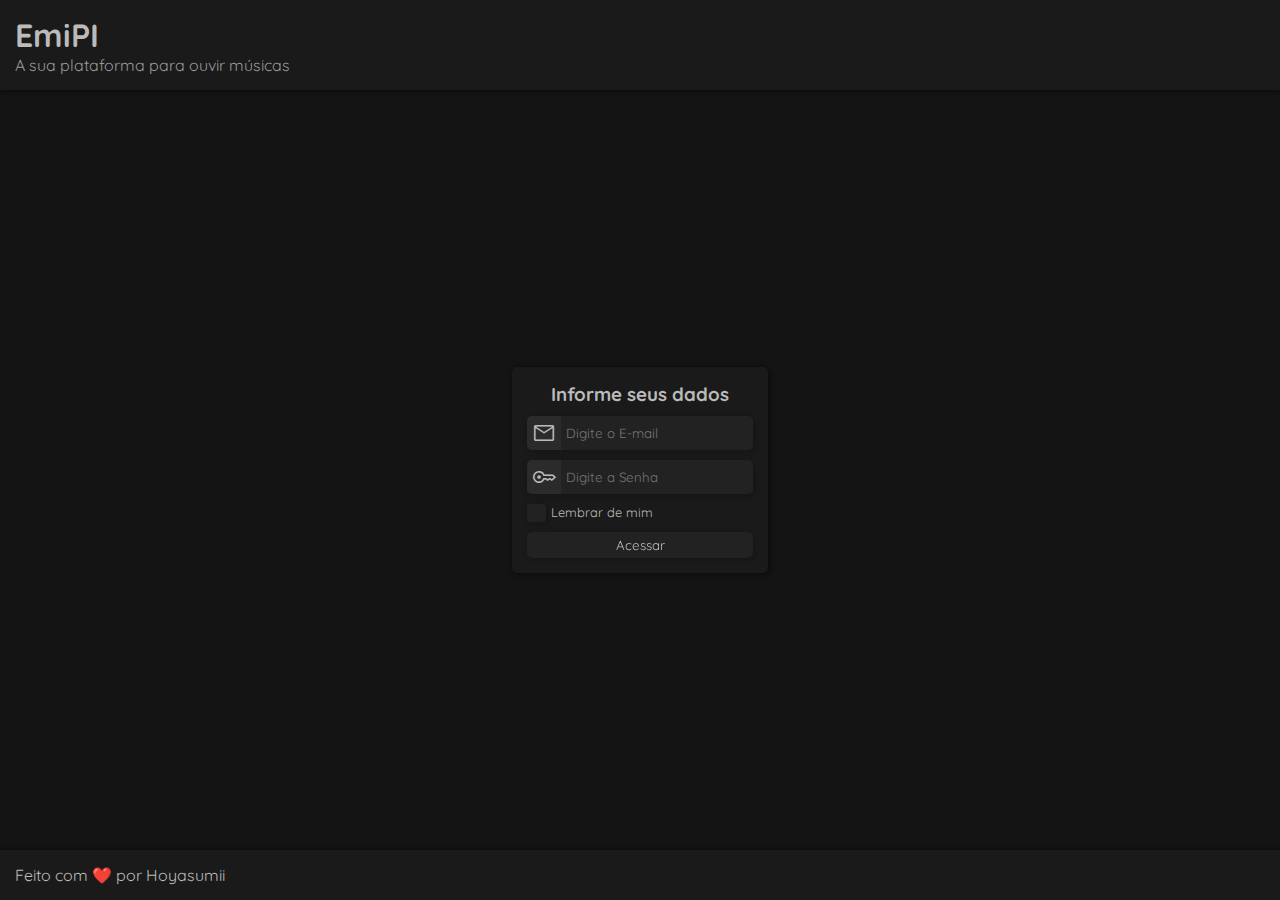
<file: index.html>
<!DOCTYPE html>
<html lang="en">
<head>
    <meta charset="UTF-8">
    <meta http-equiv="X-UA-Compatible" content="IE=edge">
    <meta name="viewport" content="width=device-width, initial-scale=1.0">
    <title>EmiPi - Home Page</title>
    <link rel="stylesheet" href="./wwwroot/style/lib.css">
    <script src="./wwwroot/scripts/visualLib.js" defer></script>
    <script src="./wwwroot/scripts/mechanicalLib.js" defer></script>

    <link rel="stylesheet" href="./wwwroot/style/index.css">
    <script src="wwwroot/scripts/index.js" defer></script> <!-- Toda página terá acesso a seu CSS e JS; teste -->
</head>
<body>
    <div id="main-container">
        <header class="container" id="header">
            <h1 class="title">EmiPI</h1>
            <p class="text">A sua plataforma para ouvir músicas</p>
        </header>
        <main>
            <form class="form" method="get">
                <h3 class="title">Informe seus dados</h3>
                <div class="form-container">
                    <label for="email" class="form-label material-symbols-outlined">mail</label>
                    <input type="email" class="form-input" id="email" placeholder="Digite o E-mail">
                </div>
                <div class="form-container">
                    <label for="" class="form-label material-symbols-outlined">key</label>
                    <input type="password" name="" id="" class="form-input" placeholder="Digite a Senha">
                    <button type="button" class="password-visibility material-symbols-outlined" id="visibility-password">visibility</button>
                </div>
                <div class="form-container-2">
                    <input type="checkbox" name="" id="remember-me" class="form-checkbox">
                    <label for="remember-me" class="form-checkbox-label">Lembrar de mim</label>
                </div>
                <button type="button" class="button" onclick="redirect(`mainPage`)">Acessar</button>
            </form>
            <!-- TODO: Ideia para concluir quando o projeto estiver quase concluído: Quando o usuário botar o email, se o email constar no banco de dados, esse button terá o innerText alterado para Login; senão, para Cadastrar -->
        </main>
        <footer class="container" id="footer">
            Feito com ❤️ por Hoyasumii <!-- Feito pela equipe bla bla bla -->
        </footer>
    </div>
</body>
</html>
</file>
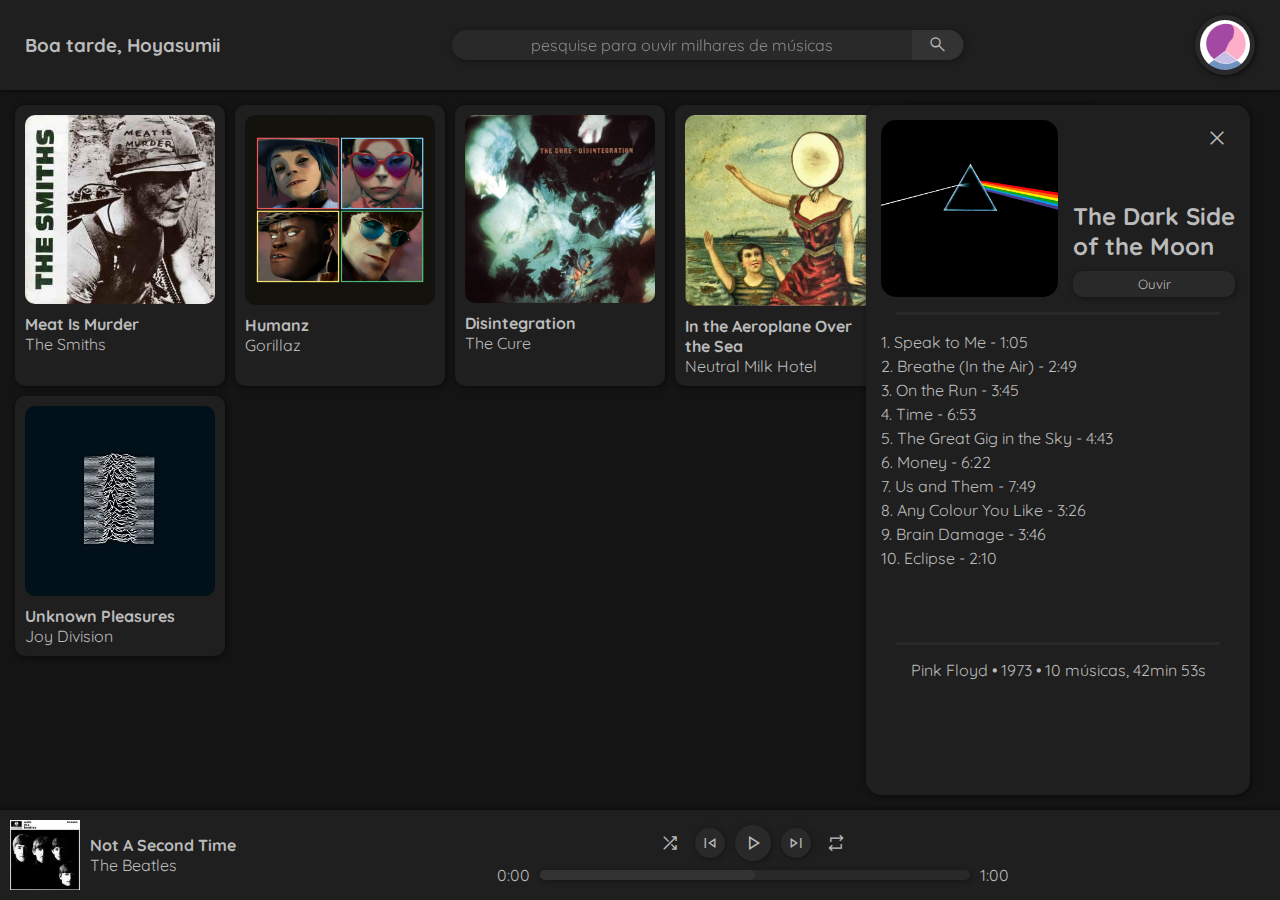
<file: _old/pages/mainPage.html>
<!DOCTYPE html>
<html lang="en">
<head>
    <meta charset="UTF-8">
    <meta http-equiv="X-UA-Compatible" content="IE=edge">
    <meta name="viewport" content="width=device-width, initial-scale=1.0">
    <title>EmiPi - Music Player</title>
    <link rel="stylesheet" href="../style/essential.css">
    <link rel="stylesheet" href="../style/header.css">
    <link rel="stylesheet" href="../style/main.css">
    <link rel="stylesheet" href="../style/footer.css">
    <link rel="stylesheet" href="https://fonts.googleapis.com/css2?family=Material+Symbols+Outlined:opsz,wght,FILL,GRAD@20..48,100..700,0..1,-50..200" />
    <script>
        console.log(window.location.pathname)
    </script>

</head>
<body>
    
    <header>
        <h3 id="header-welcome">Boa tarde, Hoyasumii</h3>

        <form action="#" method="post" id="search-bar-area">
            <input type="text" id="search-bar" required>
            <label for="search-bar" id="search-bar-label">pesquise para ouvir milhares de músicas</label>
            <button id="search-bar-button" class="material-symbols-outlined">search</button>
        </form>

        <!-- <input type="text" id="search-bar" placeholder="search to listen to thousands of musics" size="75"> -->
        <a href="#" id="account-anchor">
            <img src="../img/UserIcon.png" alt="">
        </a>
    </header>

    <main>
        <section id="albums-area">

            <div class="album-card">
                <img src="../img/Meat Is Murder.jpg" alt="" class="album-card-icon">
                <div>
                    <strong class="album-card-title">Meat Is Murder</strong>
                    <p class="album-card-subtitle">The Smiths</p>
                </div>
            </div>
            <div class="album-card">
                <img src="../img/Humanz.jfif" alt="" class="album-card-icon">
                <div>
                    <strong class="album-card-title">Humanz</strong>
                    <p class="album-card-subtitle">Gorillaz</p>
                </div>
            </div>
            <div class="album-card">
                <img src="../img/Disintegration.jpg" alt="" class="album-card-icon">
                <div>
                    <strong class="album-card-title">Disintegration</strong>
                    <p class="album-card-subtitle">The Cure</p>
                </div>
            </div>
            <div class="album-card">
                <img src="../img/In the Aeroplane Over the Sea.jpg" alt="" class="album-card-icon">
                <div>
                    <strong class="album-card-title">In the Aeroplane Over the Sea</strong>
                    <p class="album-card-subtitle">Neutral Milk Hotel</p>
                </div>
            </div>
            <div class="album-card">
                <img src="../img/The Dark Side of the Moon.png" alt="" class="album-card-icon">
                <div>
                    <strong class="album-card-title">The Dark Side of the Moon</strong>
                    <p class="album-card-subtitle">Pink Floyd</p>
                </div>
            </div>
            <div class="album-card">
                <img src="../img/Unknown Pleasures.jpg" alt="" class="album-card-icon">
                <div>
                    <strong class="album-card-title">Unknown Pleasures</strong>
                    <p class="album-card-subtitle">Joy Division</p>
                </div>
            </div>
        </section>

        <aside id="album-info-area">
            <div id="album-info">
                <div id="album-info-header">
                    <a href="#" id="close-button" class="material-symbols-outlined">close</a>
                    <img src="../img/The Dark Side of the Moon.png" alt="" id="album-info-cover">
                    <div class="album-info-text-info">
                        <h2 id="album-info-title">The Dark Side of the Moon</h2>
                        <button id="album-button-play">Ouvir</button>
                    </div>
                </div>
                <div id="album-info-separator"></div>
                <ol id="album-info-list">
                    <li>Speak to Me - 1:05</li>
                    <li>Breathe (In the Air) - 2:49</li>
                    <li>On the Run - 3:45</li>
                    <li>Time - 6:53</li>
                    <li>The Great Gig in the Sky - 4:43</li>
                    <li>Money - 6:22</li>
                    <li>Us and Them - 7:49</li>
                    <li>Any Colour You Like - 3:26</li>
                    <li>Brain Damage - 3:46</li>
                    <li>Eclipse - 2:10</li>
                </ol>
                <div id="album-info-separator"></div>
                <p id="album-info-info" style="text-align: center;">Pink Floyd • 1973 • 10 músicas, 42min 53s</p>
            </div>
        </aside>

    </main>

    <footer>
        <div id="current-music">
            <img src="../img/With the Beatles.jpg" alt="" id="current-music-cover">
            <div>
                <strong id="current-music-title">Not A Second Time</strong>
                <p id="current-music-artist">The Beatles</p>
            </div>
        </div>
        
        <div id="music-player">
            <div id="music-player-controls">
                <button class="material-symbols-outlined">shuffle</button>
                <button class="material-symbols-outlined">skip_previous</button>
                <button class="material-symbols-outlined">play_arrow</button>
                <button class="material-symbols-outlined">skip_next</button>
                <button class="material-symbols-outlined">repeat</button>
            </div>
            <div id="music-player-progress">
                <span id="music-player-current-time">0:00</span>
                <div id="music-player-bar">
                    <div id="music-player-progress-bar"></div>
                </div>
                <span id="music-player-duration">1:00</span>
                
            </div>    
        </div>

        <div class="music-controls">
            <!-- TODO: Add the volume controller -->
        </div>

        

    </footer>

</body>
</html>
</file>
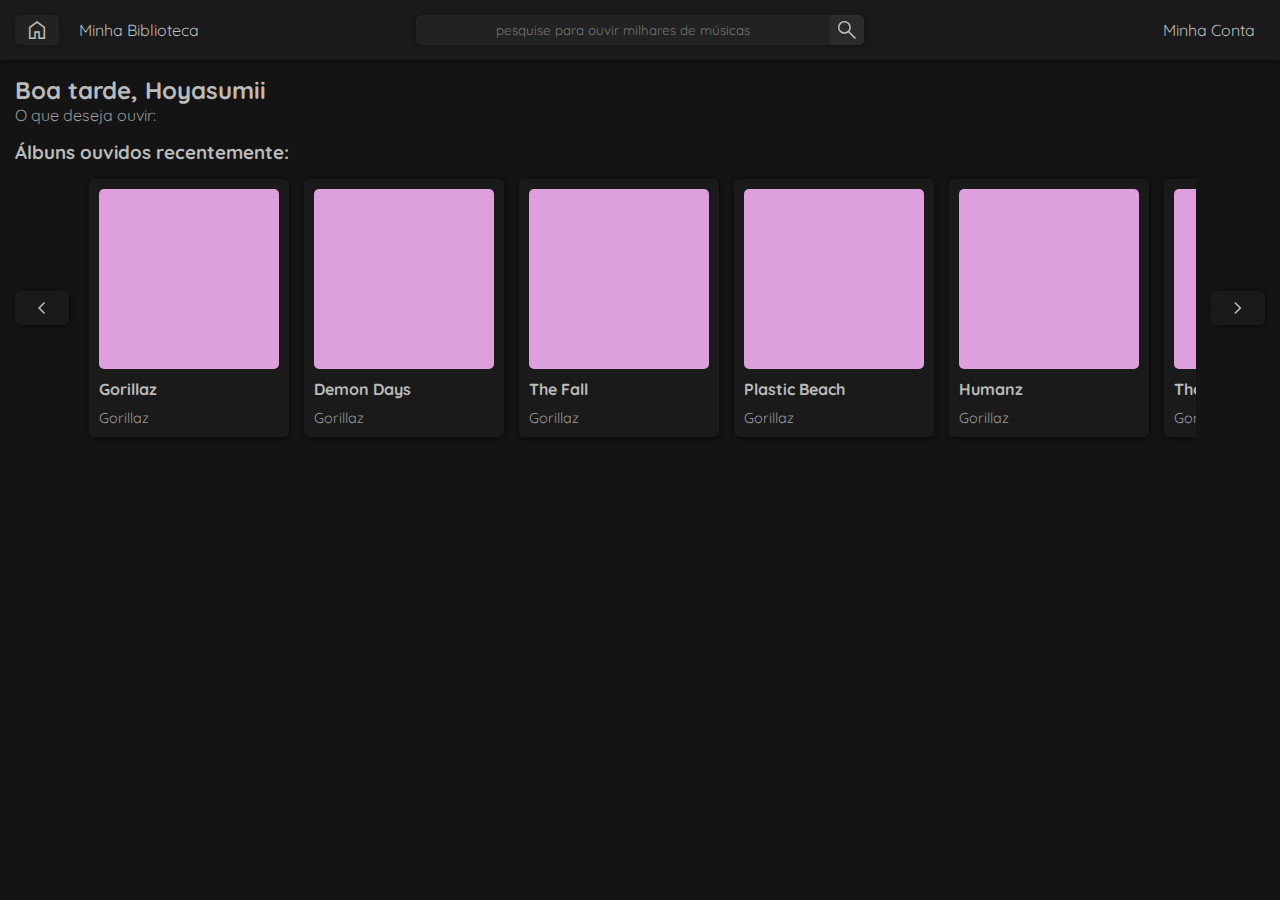
<file: wwwroot/pages/mainPage.html>
<!DOCTYPE html>
<html lang="en">
<head>
    <meta charset="UTF-8">
    <meta http-equiv="X-UA-Compatible" content="IE=edge">
    <meta name="viewport" content="width=device-width, initial-scale=1.0">
    <title>EmiPi - My Library</title>
    <link rel="stylesheet" href="../style/lib.css">
    <link rel="stylesheet" href="../style/mainPage.css">

    <script src="../scripts/visualLib.js" defer></script>
    <script src="../scripts/mechanicalLib.js" defer></script>

    <script src="../scripts/mainPage.js" defer></script>
</head>
<body>
    <div id="main-container">

        <header class="container" id="header">
            <div class="nav-container">
                <a href="./mainPage.html" data-value="home">Início</a>
                <a href="./myLibrary.html" data-value="library">Minha Biblioteca</a>
            </div>
            
            <div class="search-container" id="music-search">
                <input type="text" class="search-input" placeholder="pesquise para ouvir milhares de músicas">
                <button class="material-symbols-outlined search-button">search</button>
            </div>
            
            <div class="nav-container">
                <a href="./myAccount.html" data-value="account">Minha Conta</a>
            </div>
        </header>

        <main id="main-area">
            <div id="main-area-header">
                <h2 class="title">Boa tarde, Hoyasumii</h2>
                <p class="text">O que deseja ouvir:</p>
            </div>

            <div id="main-area-albums">
                <h3 class="title">Álbuns ouvidos recentemente:</h3>
                <div class="carroussel-container">
                    <button class="material-symbols-outlined button" id="album-c-before">navigate_before</button>
                    <div class="carroussel-area">
                        <div class="carroussel-content" id="album-c">
                            <div class="card">
                                <div class="card-icon"></div>
                                <div class="card-title">Gorillaz</div>
                                <div class="card-description">Gorillaz</div>
                            </div>
                            <div class="card">
                                <div class="card-icon"></div>
                                <div class="card-title">Demon Days</div>
                                <div class="card-description">Gorillaz</div>
                            </div>
                            <div class="card">
                                <div class="card-icon"></div>
                                <div class="card-title">The Fall</div>
                                <div class="card-description">Gorillaz</div>
                            </div>
                            <div class="card">
                                <div class="card-icon"></div>
                                <div class="card-title">Plastic Beach</div>
                                <div class="card-description">Gorillaz</div>
                            </div>
                            <div class="card">
                                <div class="card-icon"></div>
                                <div class="card-title">Humanz</div>
                                <div class="card-description">Gorillaz</div>
                            </div>
                            <div class="card">
                                <div class="card-icon"></div>
                                <div class="card-title">The Now Now</div>
                                <div class="card-description">Gorillaz</div>
                            </div>
                            <div class="card">
                                <div class="card-icon"></div>
                                <div class="card-title">Song Machine, Season One: Strange Timez</div>
                                <div class="card-description">Gorillaz</div>
                            </div>
                            <div class="card">
                                <div class="card-icon"></div>
                                <div class="card-title">Cracker Island</div>
                                <div class="card-description">Gorillaz</div>
                            </div>
                            <div class="card">
                                <div class="card-icon"></div>
                                <div class="card-title">Pinkerton</div>
                                <div class="card-description">Weezer</div>
                            </div>
                        </div>
                    </div>
                    <button class="material-symbols-outlined button" id="album-c-next">navigate_next</button>
                </div>
            </div>
        </main>
    </div>
</body>
</html>
</file>
<file: wwwroot/style/lib.css>
@import url('https://fonts.googleapis.com/css2?family=Quicksand:wght@300;400;500;600;700&display=swap'); /* Font set */
@import url("https://fonts.googleapis.com/css2?family=Material+Symbols+Outlined:opsz,wght,FILL,GRAD@20..48,100..700,0..1,-50..200"); /* Icon set */

:root {
    --primary-font-color: #BBB;
    --secondary-font-color: #999;
    --tertiary-font-color: #666;
}

* {
    margin: 0;
    border: 0;
    padding: 0;
    box-sizing: border-box;
    font-family: 'Quicksand', sans-serif;
    color: var(--primary-font-color);
}

.material-symbols-outlined {
    font-variation-settings:
    'FILL' 0,
    'wght' 400,
    'GRAD' 0,
    'opsz' 48
}

#main-container {
    min-height: 100vh;
    min-width: 100vw;
    display: flex;
    flex-flow: column nowrap;
}

.button {
    text-decoration: none;
    border-radius: 5px;
    padding: 5px 15px;
    filter: brightness(1);
    transition: 0.3s filter;
}

.button:hover {
    cursor: pointer;
    filter: brightness(1.3);
}

.button:active {
    filter: brightness(1.5);
}

.title {
    color: var(--primary-font-color);
}

.text {
    color: var(--secondary-font-color);
}

.card {
    border-radius: 5px;
}

.form {
    border-radius: 5px;
    padding: 15px;
    display: flex;
    flex-flow: column nowrap;
    align-items: center;
    gap: 10px;
}

.form .button {
    width: 100%;
}

.form-container {
    display: flex;
    flex-flow: row nowrap;
    align-items: stretch;
    border-radius: 5px;
    width: 100%;
}

.form-label {
    padding: 5px;
    border-radius: 5px 0px 0px 5px;
}

.form-input {
    border-radius: 0px 5px 5px 0px;
    width: 100%;
    padding: 5px;
    background-color: inherit;
    outline: none;
}

.form-container-2 {
    display: flex;
    width: 100%;
    flex-flow: row nowrap;
    gap: 5px;
}

.form-checkbox {
    appearance: none;
    min-width: 1.4em;
    max-width: 1.4em;
    min-height: 1.4em;
    max-height: 1.4em;
    border-radius: 3px;
    transition: 0.4s;
    display: grid;
    place-content: center;
    outline: none;
}

.form-checkbox::before {
    content: "";
    width: 1em;
    height: 1em;
    transform: scale(0);
    transition: 120ms transform ease-in-out;
    background-color: var(--primary-font-color);
    clip-path: polygon(14% 44%, 0 65%, 50% 100%, 100% 16%, 80% 0%, 43% 62%);
}

.form-checkbox:hover {
    cursor: pointer;
    filter: brightness(1.1);
}

.form-checkbox:checked::before {
    transform: scale(1);
}

.form-checkbox-label {
    font-size: 0.8em;
}

.password-visibility {
    display: none;
    padding: 5px;
    background-color: transparent;
}

.password-visibility:hover {
    cursor: pointer;
}

.search-container {
    border-radius: 5px;
    width: 35vw;
    display: flex;
}

.search-input {
    background-color: transparent;
    outline: none;
    width: 100%;
    text-align: center;
}

.search-button {
    padding: 3px 5px;
    border-radius: 0px 5px 5px 0px;
    filter: brightness(1);
    transition: 0.3s filter;
}

.search-button:hover {
    cursor: pointer;
    filter: brightness(1.3);
}

.search-button:active {
    filter: brightness(1.5);
}

.carroussel-container {
    width: 100%;
    display: flex;
    justify-content: space-between;
    align-items: center;
    gap: 15px;
}

.carroussel-area {
    width: 100%;
    overflow-x: hidden;
}

.carroussel-content {
    display: flex;
    gap: 15px;
    transform: translateX(0);
    transition: 0.3s transform;
}

.card {
    min-width: 200px;
    min-height: 200px;
    padding: 10px;
    user-select: none;
    transition: 0.3s filter;
    display: flex;
    flex-flow: column nowrap;
    gap: 10px;
}

.card:hover {
    cursor: pointer;
    filter: brightness(1.1);
}

.card:active {
    filter: brightness(1.2);
}

.card-icon {
    min-width: 100%;
    aspect-ratio: 1/1;
    border-radius: 5px;
    background-color: plum;
}

.card-title {
    white-space: nowrap;
    overflow: hidden;
    width: 100%;
    font-weight: bold;
}

.card-description {
    color: var(--secondary-font-color);
    font-size: 0.9em;
}

.nav-container {
    display: flex;
    flex-flow: row nowrap;
    gap: 10px;
    align-items: center;
    background-color: inherit;
}

.nav-container a {
    text-decoration: none;
    display: flex;
    align-items: center;
    background-color: inherit;
    padding: 3px 10px;
    border-radius: 5px;
    transition: 0.3s filter;
}

.nav-container a:hover {
    filter: brightness(1.3);
}

.nav-container a:active {
    filter: brightness(1.5);
}

/* TODO: Criar o hover para os inputs */
/* TODO: Separar o desenvolvimento da biblioteca para CSS com base em: Containers, Pseudo-Containers, Components */
/* TODO: Hoyl Lib: Será estruturado em duas pastas:
1. style -> Responsável pela montagem de todo a estilização: Containers, Pseudo-Containers, Components. Aí eu crio o lib.css que dá o import para todos essas folhas. A ordem desses componentes importam.
1.1 tb terá o styleDefaults que será um CSS carregado em todos os htmls com o intuito de te auxiliar para previnir repetições
2. scripts -> Responsável pela melhor interação do css e js com o html da página  */
</file>
<file: wwwroot/style/index.css>
#main-container {
    align-items: center;
    justify-content: space-between;
    gap: 10px;
}

#footer {
    position: sticky;
    bottom: 0;
}

.container {
    width: 100%;
}

.container {
    padding: 15px;
}

main {
    justify-self: center;
    display: flex;
    gap: 15px;
}

.form {
    width: 20vw;
}

@media (max-width: 1030px) {
    .form {
        width: 30vw;
    }
}

@media (max-width: 900px) {
    .form {
        width: 40vw;
    }
}

@media (max-width: 600px) {
    .form {
        width: 65vw;
    }
}

@media (max-width: 426px) {
    .form {
        width: 75vw;
    }
}
</file>
<file: _old/style/essential.css>
@import url('https://fonts.googleapis.com/css2?family=Quicksand:wght@300;400;500;600;700&display=swap');

/* Dicas: Quando o scrol vertical abre, o tamanho total da página continua e abre o scrol horizontal e isso dá a impressão de que o site está mal organizado*/

/* TODO: Renomear os elementos da página e criar uma hierarquia */

* {
    margin: 0;
    border: 0;
    padding: 0;
    box-sizing: border-box;
    font-family: 'Quicksand', sans-serif;
    color: #bbb;
}

html {
    background-color: #141414;
}

body {
    display: flex;
    flex-direction: column;
    justify-content: space-between;
    min-width: 100vw;
    max-width: 100vw;
    min-height: 100vh;
    max-height: max-content;
}

::-webkit-scrollbar {
    display: none;
}

.material-symbols-outlined {
    font-variation-settings:
    'FILL' 0,
    'wght' 400,
    'GRAD' 0,
    'opsz' 48
  }
</file>
<file: _old/style/header.css>
header {
    display: flex;
    position: sticky;
    top: 0;
    background-color: #1F1F1F;
    flex-direction: row wrap;
    justify-content: space-between;
    align-items: center;
    padding: 25px;
    height: 10vh;
    box-shadow: 0px 1px 3px #0A0A0A;
}

#search-bar-area {
    display: flex;
    flex-flow: row nowrap;
    position: relative;
    width: 40vw;
    background-color: #292929;
    box-shadow: 1px 1px 5px #141414;
    border-radius: 15px;
}

#search-bar {
    text-align: center;
    width: 90%;
    height: fit-content;
    font-size: 1em;
    padding: 5px 0px 5px 15px;
    background-color: transparent;
    outline: none;
}

#search-bar:focus {
    cursor: text;
}

#search-bar-label {
    position: absolute;
    display: flex;
    justify-content: center;
    align-items: center;
    width: 90%;
    height: 100%;
    background-color: transparent;
    filter: opacity(0.65);
    transition: 0.3s filter;
}

#search-bar:focus + #search-bar-label {
    filter: opacity(0);
}

#search-bar-label:hover {
    cursor: text;
}

#search-bar-button {
    width: calc(100% - 90%);
    font-size: 1.2em;
    min-height: 100%;
    background-color: #333333;
    border-radius: 0px 15px 15px 0px;
    transition: 0.3s background-color;
}

#search-bar-button:hover {
    background-color: #3D3D3D;
    cursor: pointer;
}

#search-bar-button:active {
    background-color: #474747;
}

#account-anchor {
    height: calc(10vh - 15px - 15px);
    background-color: #292929;
    text-decoration: none;
    border-radius: 50%;
    padding: 5px;
    box-shadow: 1px 1px 5px #0A0A0A;
    transition: 0.3s background-color;
}

#account-anchor img {
    height: 100%;
    object-fit: contain;
    border-radius: 50%;
}

#account-anchor:hover {
    background-color: #333;
}

#account-anchor:active {
    background-color: #3D3D3D;
}
</file>
<file: _old/style/main.css>
main {
    display: flex;
    flex-flow: row wrap;
    min-width: 100vw;
    max-width: 100vw;
    min-height: calc(100vh - 10vh - 10vh);
}


section {
    display: grid;
    grid-template-columns: 1fr 1fr 1fr 1fr 1fr;
    justify-items: center;
    align-content: start;
    grid-auto-flow: row;
    gap: 10px;
    padding: 15px;
    width: calc(70vw - 15px - 15px);
    min-height: calc(100vh - 10vh - 10vh);
}

.album-card {
    width: fit-content;
    border-radius: 10px;
    display: flex;
    flex-direction: column;
    /* background-color: transparent; */
    background-color: #1f1f1f;
    box-shadow: 1px 1px 5px #0A0A0A;
    transition: 0.3s background-color;
    padding: 10px;
}

.album-card:hover {
    background-color: #292929;
    cursor: pointer;
}

.album-card:active {
    background-color: #333;
}

.album-card-icon {
    border-radius: 10px;
    width: calc(((70vh - 15px - 15px) / 3) - 10px);
    pointer-events: none; /* Removendo o ícone de busca virtual do Edge */
}

.album-card div {
    width: calc(((70vh - 15px - 15px) / 3) - 10px);
    margin-top: 10px;
}

#album-info-area {
    width: calc(30vw);
    min-height: calc(100vh - 10vh - 10vh);
    max-height: calc(100vh - 10vh - 10vh);
    padding: 15px 0px;
    position: sticky;
    top: 10vh;
}

#album-info {
    height: 100%;
    padding: 15px;
    background-color: #1f1f1f;
    box-shadow: 1px 1px 5px #0A0A0A;
    border-radius: 15px;
}

#album-info-header {
    display: flex;
    align-items: flex-end;
    gap: 15px;
}

#album-info-cover {
    width: 50%;
    border-radius: 15px;
    object-fit: contain;
}

#album-info-separator {
    height: 3px;
    width: calc(100% - 15px - 15px);
    margin: 15px;
    background-color: #292929;
    border-radius: 1px;
}

#album-info-list {
    min-height: calc(100% - 50% - 3px - 15px - 15px);
    max-height: calc(100% - 50% - 3px - 15px - 15px);
    overflow-y: auto;
    list-style-position: inside;
    line-height: 1.5em;
}

#album-button-play {
    margin-top: 10px;
    background-color: #292929;
    font-weight: 2em;
    width: 100%;
    padding: 5px 0px;
    border-radius: 10px;
    transition: 0.3s background-color;
    box-shadow: 1px 1px 5px #141414;
}

#album-button-play:hover, #close-button:hover {
    background-color: #333333;
    cursor: pointer;    
}

#album-button-play:active, #close-button:active {
    background-color: #3D3D3D;
}

#close-button {
    position: absolute;
    display: flex;
    flex-flow: row nowrap;
    justify-content: center;
    align-items: center;
    background-color: transparent;
    border-radius: 50%;
    top: 30px;
    right: 15px;
    width: 1.5em;
    height: 1.5em;
    text-decoration: none;
    transition: background-color 0.3s;
}
</file>
<file: _old/style/footer.css>
footer {
    position: sticky;
    bottom: 0;
    display: flex;
    justify-content: space-between;
    height: 10vh;
    padding: 10px;
    background-color: #1f1f1f;
    box-shadow: 0px -1px 3px #0A0A0A;
}

#current-music {
    display: flex;
    flex-direction: row wrap;
    width: fit-content;
    align-items: center;
    gap: 10px;
}

#current-music-cover {
    height: 100%;
    object-fit: contain;
}

#music-player {
    display: flex;
    width: 40vw;
    background-color: inherit;
    flex-flow: column nowrap;
    justify-content: space-evenly;
    align-items: center;
}

#music-player-controls {
    display: flex;
    flex-flow: row nowrap;
    gap: 10px;
    align-items: center;
    /* background-color: red; */
}

#music-player-controls button {
    width: 1.5em;
    height: 1.5em;
    background-color: #292929;
    border-radius: 50%;
    transition: 0.3s background-color;
    box-shadow: 1px 1px 5px #141414;
    font-size: 1.25em;
}

#music-player-controls button:hover {
    background-color: #333;
    cursor: pointer;
}

#music-player-controls button:active {
    background-color: #3D3D3D;
}

#music-player-controls button:nth-child(3) {
    font-size: 1.5em;
}

#music-player-controls button:first-child, #music-player-controls button:last-child {
    box-shadow: none;
    background-color: inherit;
}

#music-player-progress {
    display: flex;
    flex-flow: row nowrap;
    justify-content: space-between;
    align-items: center;
    width: 100%;
    gap: 10px;
}

#music-player-bar {
    background-color: #292929;
    width: 100%;
    height: 10px;
    border-radius: 10px;
    box-shadow: 1px 1px 5px #141414;
    display: flex;
    flex-flow: row nowrap;
}

#music-player-progress-bar {
    width: 50%;
    height: 100%;
    border-radius: 10px;
    background-color: #333;
}
</file>
<file: wwwroot/style/mainPage.css>
#main-area {
    background-color: inherit;
    padding: 15px;
}

.container {
    padding: 15px;
}

#header {
    display: flex;
    flex-flow: row wrap;
    justify-content: space-between;
    align-items: center;
    position: relative;
}

#main-area {
    display: flex;
    flex-flow: column nowrap;
    gap: 15px;
    background-color: inherit;
}

#main-area-albums {
    background-color: inherit;
    display: flex;
    flex-flow: column nowrap;
    gap: 10px;
}

.carroussel-container {
    background-color: inherit;
}

.carroussel-area {
    background-color: inherit;
    padding: 5px;
}
</file>
